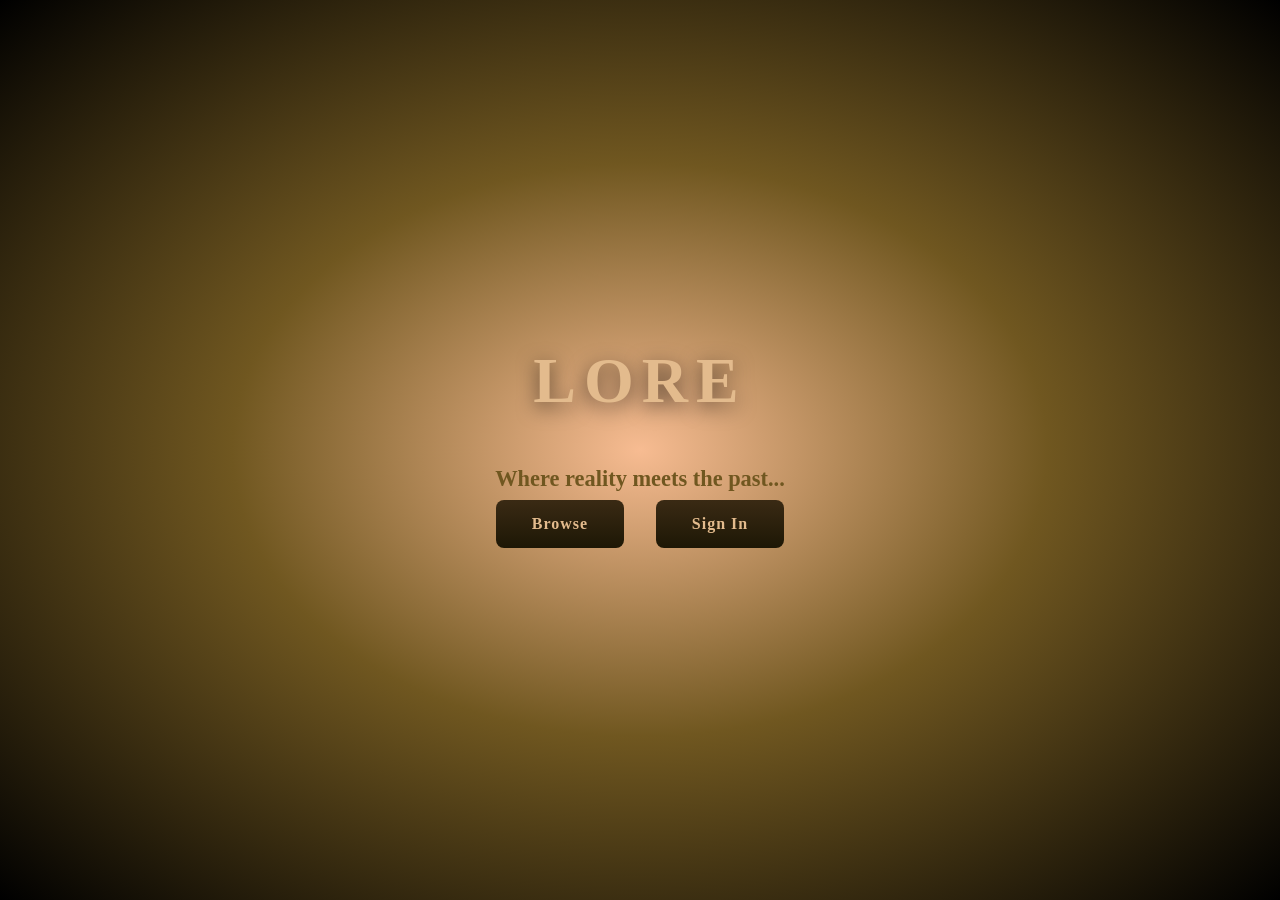
<file: index.html>
<!DOCTYPE html>
<html lang="en">
<head>
    <meta charset="UTF-8">
    <meta name="viewport" content="width=device-width, initial-scale=1.0">
    <title>LORE</title>
    <link href="style.css" rel="stylesheet"/>
    <link 
    rel="stylesheet" 
    href="https://cdnjs.cloudflare.com/ajax/libs/font-awesome/6.5.0/css/all.min.css">
</head>
<body>
    <div class="main">
        <div class="main-title">
            <h1>LORE</h1>
            <h3>Where reality meets the past...</h3>
        </div>
        <div class="index-btns">
            <button class="browse-btn">Browse</button>
            <button class="sign-btn">Sign In</button>
        </div>
        
        <footer>

        </footer>
    </div>
</body>
<script src="index.js" type="module"></script>
</html>
</file>
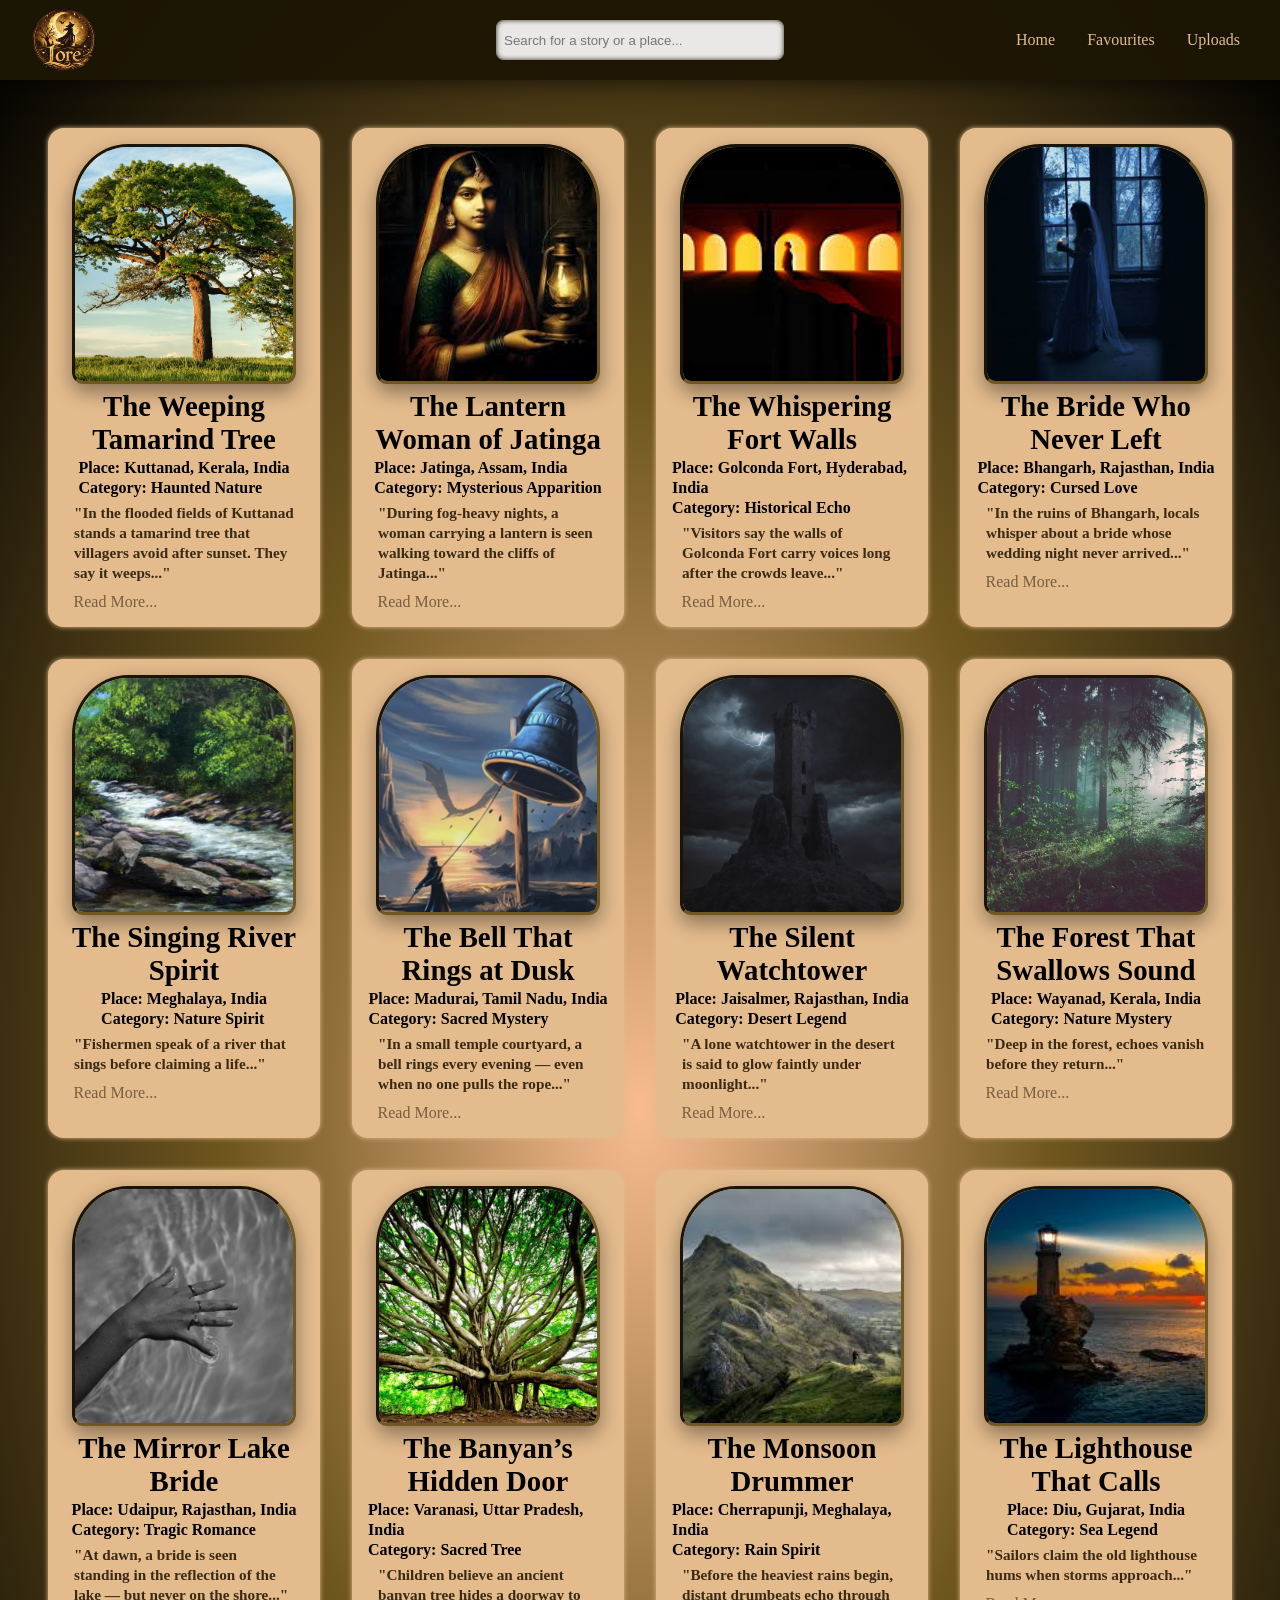
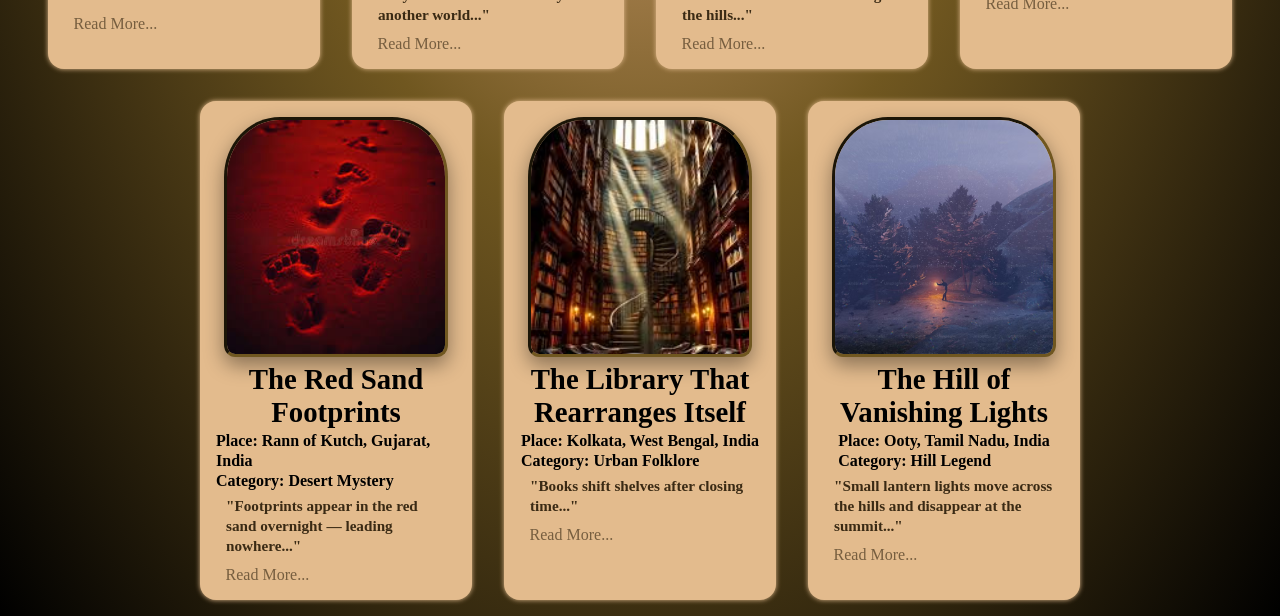
<file: home.html>
<!DOCTYPE html>
<html lang="en">
<head>
    <meta charset="UTF-8">
    <meta name="viewport" content="width=device-width, initial-scale=1.0">
    <title>LORE|HOME</title>
    <link rel="stylesheet" href="style.css">
</head>
<body>
    <div class="main">
        <nav class="navbar">
            <img class="logo" src="logo.png" alt="logo"/>
            <div>
                <input class="search" placeholder="Search for a story or a place..."/>
            </div>
            <ul class="nav-comp">
                <li>Home</li>
                <li>Favourites</li>
                <li>Uploads</li>
            </ul>
        </nav>
        <div class="cards">

        </div>
        </div>
</body>
<script src="home.js" type="module"></script>
</html>
</file>
<file: style.css>
*{
    margin: 0;
    box-sizing: border-box;
}

:root{
    --main-bg-color:rgb(112, 87, 32);
    --secondary-color:rgba(29, 23, 5, 0.952);
    --light-color:rgb(227, 187, 141);
}

.main{
    display: flex;
    align-items: stretch;
    justify-content: center;
    flex-direction: column;
    gap: 0.5rem;
    background: radial-gradient(rgba(242, 143, 73, 0.6),rgb(112, 87, 32) 45%,black );
    min-height: 100vh;
    width: 100%;
    position: relative;
}

.main-title{
    display: flex;
    align-items: center;
    justify-content: center;
    flex-direction: column;
    gap: 2rem;
    
}

.main-title h1 {
    font-size: 4rem;
    letter-spacing: 0.5rem;
    color: var(--light-color);
    text-shadow: 0 5px 20px rgba(0,0,0,0.6);
    animation: fadeIn 1.2s ease forwards;
    font-family:"papyrus", fantasy ;
    font-weight: bolder;
    font-size: 4rem;
}

@keyframes fadeIn {
    from {
        opacity: 0;
        transform: translateY(20px);
    }
    to {
        opacity: 1;
        transform: translateY(0);
    }
}

.main-title h3 {
    font-size: 1.4rem;
    font-weight: 400;
    color: var(--main-bg-color);
    margin-top: 1rem;
    font-family: "garamond",serif;
    font-weight: bolder;
}


.index-btns{
    display: flex;
    align-items: center;
    justify-content: center;
    gap: 2rem;
}

.browse-btn, .sign-btn{
    height: 3rem;
    width: 8rem;
    background: linear-gradient(to bottom,
        #3a2a14,
        #1d1705);
    color: var(--light-color);
    border: none;
    border-radius: 8px;
    font-size: 1rem;
    letter-spacing: 1px;
    cursor: pointer;
    transition: all 0.3s ease;
    font-family:"papyrus", fantasy ;
    font-weight: bold;
}

.browse-btn:hover, .sign-btn:hover {
    transform: translateY(-4px);
    box-shadow: 0 10px 25px rgba(227, 187, 141, 0.4);
}

.navbar {
    display: flex;
    align-items: center;
    justify-content: center;
    padding: 0 3rem;
    position: fixed;
    top: 0;
    width: 100vw;
    height: 5rem;
    background-color: var(--secondary-color);
    box-shadow: 0 5px 20px rgba(0,0,0,0.5);
    z-index: 1000;
}


.logo{
    width: 4rem;
    height: 4rem;
    border-radius: 50%;
    position: absolute;
    left: 2rem;
}
.nav-comp{
    display: flex;
    position: fixed;
    right: 2.5rem;
    gap: 2rem;
    justify-content: flex-end;
}

.nav-comp li{
    list-style-type: none;
    color:var(--light-color) ;
}

.search{
    width: 18rem;
    height: 2.5rem;
    padding: 0.5rem;
    border-radius: 0.5rem;
    box-shadow: inset 0 0 5px rgba(29, 23, 5, 0.952);
    background-color: rgba(255,255,255,0.9);
    border: none;
    outline: none;
    transition: 0.3s ease;
}

.search:focus {
    box-shadow: 0 0 15px var(--light-color);
}

.cards{
    display: flex; 
    justify-content: center; 
    flex-wrap: wrap; 
    margin-top: 7rem; 
}


.card-container{
    border: 10px; 
    width: 17rem; 
    display: flex; 
    align-items: center; 
    flex-direction: column; 
    padding: 1rem; 
    margin: 1rem;
    background-color: var(--light-color);
    box-shadow: 0 0 5px rgb(227, 187, 141);
    border-radius: 1rem;
    transition: transform 0.3s ease, box-shadow 0.3s ease;
}

.card-container:hover {
    transform: translateY(-8px);
    box-shadow: 0 15px 30px rgba(0,0,0,0.5);
    cursor: pointer;
}

.card-img{
    height: 15rem;
    width: 14rem;
    border-top-left-radius: 25%;
    border-top-right-radius: 25%;
    border-bottom-left-radius: 5%;
    border-bottom-right-radius: 5%;
    border-style: inset;
    border-color: var(--main-bg-color);
    object-fit: cover;
    box-shadow: 0 8px 20px rgba(0,0,0,0.4);
    transition: transform 0.3s ease;
    background: var(--light-color);
}

.card-container:hover .card-img {
    transform: scale(1.05);
}

.title{
    font-family:"papyrus", fantasy ;
    font-weight: bolder;
    font-size: 1.8rem;
    margin: 2px 0;
    text-align: center;
    padding: 0 5px;
    transition: color 0.3s ease;
}

.card-container:hover .title {
    color: var(--main-bg-color);
}

.sub-title{
    font-family: "garamond",serif;
    font-weight: bolder;
    margin-bottom: 5px;
    line-height: 20px;
}

.intro{
    font-family: "garamond",serif;
    font-weight: 600;
    margin-bottom: 10px;
    line-height: 20px;
    padding: 0 10px;
    font-size: 0.95rem;
    color: #3a2a14;
}

@media (max-width: 600px) {
    .card-container {
        flex: 1 1 100%;
        max-width: 80%;
    }

    .navbar {
        padding: 0 1rem;
    }

    .search {
        width: 100%;
        max-width: 250px;
    }
}


@media (max-width: 900px) {
    .nav-comp {
        display: none;
    }
}

.more-btn{
    text-decoration: none;
    color: #3a2a14a4 ;
    width: 100%;
    text-align: left;
    padding-left: 0.6rem;
}

.story{
    display: flex;
    flex-direction: column;
    justify-content:stretch;
}

.story-img{
    width: 100%;
    height: 60vh;
    object-fit: cover;
    display: block;
}

.content-container{
    width: 50rem;
    margin: -8rem auto 0rem auto;
    padding: 3rem;

    background-color: rgba(227, 187, 141, 0.95);
    border-radius: 1rem;
    border: 3px solid var(--main-bg-color);

    color: #3a2a14;

    box-shadow: 0 20px 40px rgba(0,0,0,0.4);

    position: relative;
}

a{
    text-decoration:solid;
    color: var(--light-color);
}

.comments{
    margin: 2rem auto;
    background: rgba(227, 187, 141, 0.95);
    border-radius: 1rem;
    padding: 2rem;
    border: 2px solid var(--main-bg-color);
    width: 50rem;

}

.comment-input {
    display: flex;
    flex-direction: column;
    gap: 1rem;
    margin: 1.2rem 0;
}

.comment-input textarea {
    width: 100%;
    height: 120px;
    padding: 1rem;

    border-radius: 10px;
    border: 1px dashed rgba(0,0,0,0.2);

    font-family: "Garamond", serif;
    resize: none;
}

.comment-input button {
    align-self: flex-end;
    padding: 10px 18px;

    background: var(--secondary-color);
    color: var(--light-color);

    border: none;
    border-radius: 8px;
    cursor: pointer;

    transition: 0.3s ease;
}

.comment-input button:hover {
    background: black;
}

.comment-box{
    padding: 1.2rem;
    border-top: 1px solid rgba(0,0,0,0.15);
}

.comment-header {
    display: flex;
    justify-content: space-between;
    align-items: center;

    font-size: 0.9rem;
    margin-bottom: 0.5rem;
}

.comment-author {
    font-weight: bold;
}

.commment-time {
    opacity: 0.6;
}

.comment-text {
    font-size: 1rem;
    line-height: 1.6;
    margin-bottom: 0.5rem;
}

.comment-box:hover {
    background: rgba(0,0,0,0.05);
    border-radius: 8px;
    padding-left: 10px;
}
</file>
